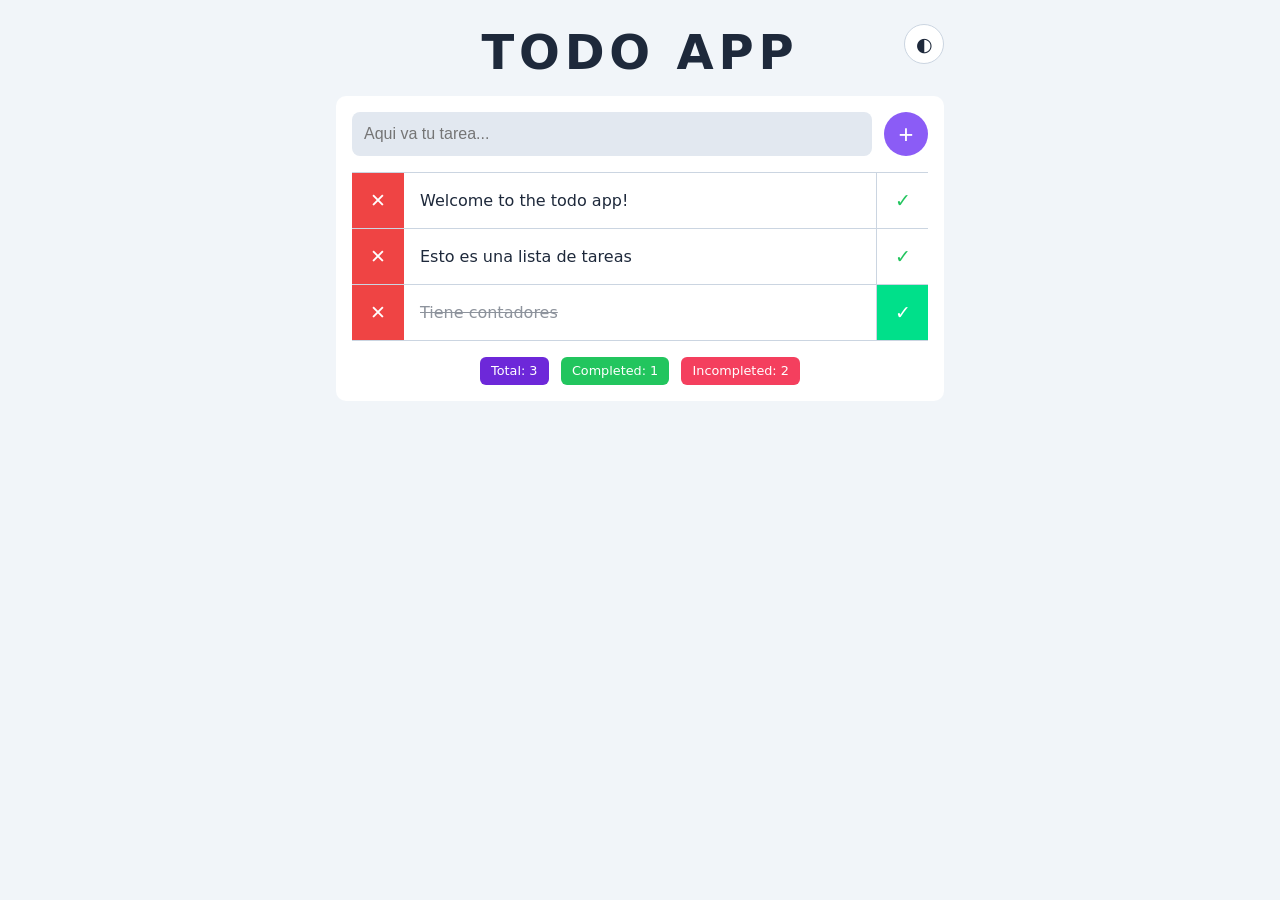
<file: index.html>
<!DOCTYPE html>
<html lang="es">
<head>
  <meta charset="UTF-8">
  <meta name="viewport" content="width=device-width, initial-scale=1">
  <title>Todo App</title>
  <link rel="stylesheet" href="style.css">
</head>
<body>
  <main class="app">
    <header class="app__header">
      <h1>TODO APP</h1>
      <button id="theme-toggle" class="theme-btn" aria-label="Cambiar tema">◐</button>
    </header>

    <section class="card">
      <div class="new-task">
        <input id="task-input" type="text" placeholder="Aqui va tu tarea..." autocomplete="off">
        <button id="add-btn" class="add-btn" aria-label="Agregar tarea">+</button>
      </div>
      <p id="error" class="error" hidden>Debes agregar una tarea primero.</p>

      <ul id="task-list" class="task-list"></ul>

      <footer class="counters">
        <span class="badge badge--total" id="total">Total: 0</span>
        <span class="badge badge--done" id="completed">Completed: 0</span>
        <span class="badge badge--pending" id="incompleted">Incompleted: 0</span>
      </footer>
    </section>
  </main>
  <script src="script.js"></script>
</body>
</html>
</file>
<file: style.css>
/* 1. Variables: colores del tema oscuro (por defecto) y del claro */
:root {
  --bg: #0f1329;
  --card: #1e2638;
  --input: #475569;
  --text: #e2e8f0;
  --line: #64748b;
  --accent: #8b5cf6;
  --danger: #ef4444;
  --danger-hover: #ff2d2d;
  --ok: #22c55e;
  --ok-bg: #00e08a;
  --error: #f43f5e;
}
/* Colores de el tema claro */
:root[data-theme="light"] {
  --bg: #f1f5f9;
  --card: #ffffff;
  --input: #e2e8f0;
  --text: #1e293b;
  --line: #cbd5e1;
}

/* 2. Base: la página ocupa exactamente la pantalla, sin scroll */
* { box-sizing: border-box; margin: 0; }
html, body { height: 100%; overflow: hidden; }
body {
  background: var(--bg);
  color: var(--text);
  font-family: system-ui, sans-serif;
  display: flex;
  justify-content: center;
}
.app {
  width: min(640px, 100%);
  padding: 1rem;
  display: flex;
  flex-direction: column;
  min-height: 0;
}
.app__header { display: flex; justify-content: center; position: relative; }
h1 { font-size: clamp(1.8rem, 6vw, 3rem); letter-spacing: 0.1em; padding: 0.5rem 0 1rem; }
.theme-btn {
  position: absolute; right: 0; top: 0.5rem;
  background: var(--card); color: var(--text);
  border: 1px solid var(--line); border-radius: 50%;
  width: 2.5rem; height: 2.5rem; cursor: pointer; font-size: 1.2rem;
}

/* 3. Tarjeta: crece y solo la lista hace scroll interno si hace falta */
.card {
  background: var(--card);
  border-radius: 10px;
  padding: 1rem;
  display: flex;
  flex-direction: column;
  min-height: 0;
  flex: 0 1 auto;
}
.new-task { display: flex; gap: 0.75rem; }
.new-task input {
  flex: 1; min-width: 0;
  background: var(--input); color: var(--text);
  border: none; border-radius: 8px; padding: 0.75rem;
  font-size: 1rem;
}
.add-btn {
  width: 2.75rem; height: 2.75rem; border: none; border-radius: 50%;
  background: var(--accent); color: #fff; font-size: 1.6rem; cursor: pointer;
}
.add-btn:hover, .add-btn:active { filter: brightness(1.2); }
.error { color: var(--error); font-size: 0.85rem; margin: 0.5rem 0; }

/* 4. Tareas */
.task-list { list-style: none; padding: 0; margin-top: 1rem; overflow-y: auto; min-height: 0; }
.task {
  display: flex;
  border-top: 1px solid var(--line);
  min-height: 3.5rem;
}
.task__text {
  flex: 1; padding: 0.75rem 1rem;
  overflow-wrap: anywhere;      /* el texto largo no rompe el diseño */
  align-self: center;
  cursor: pointer;
}
.task--done .task__text { text-decoration: line-through; opacity: 0.5; }
.task button {
  border: none; cursor: pointer; font-size: 1.2rem; color: #fff;
  width: 3.25rem; flex-shrink: 0; transition: background 0.15s;
}
.btn-delete { background: var(--danger); }
.btn-delete:hover, .btn-delete:active { background: var(--danger-hover); }
.btn-check { background: transparent; color: var(--ok) !important; border-left: 1px solid var(--line) !important; }
.btn-check:hover, .btn-check:active { background: var(--ok-bg); color: #fff !important; }
.task--done .btn-check { background: var(--ok-bg); color: #fff !important; }
.task__edit {
  flex: 1; margin: 0.5rem; background: var(--input); color: var(--text);
  border: none; border-radius: 6px; padding: 0.5rem; font-size: 1rem; min-width: 0;
}

/* 5. Contadores */
.counters { display: flex; justify-content: center; gap: 0.75rem; flex-wrap: wrap; padding-top: 1rem; border-top: 1px solid var(--line); }
.badge { color: #fff; font-size: 0.8rem; padding: 0.4rem 0.7rem; border-radius: 6px; }
.badge--total { background: #6d28d9; }
.badge--done { background: var(--ok); }
.badge--pending { background: var(--error); }
</file>
